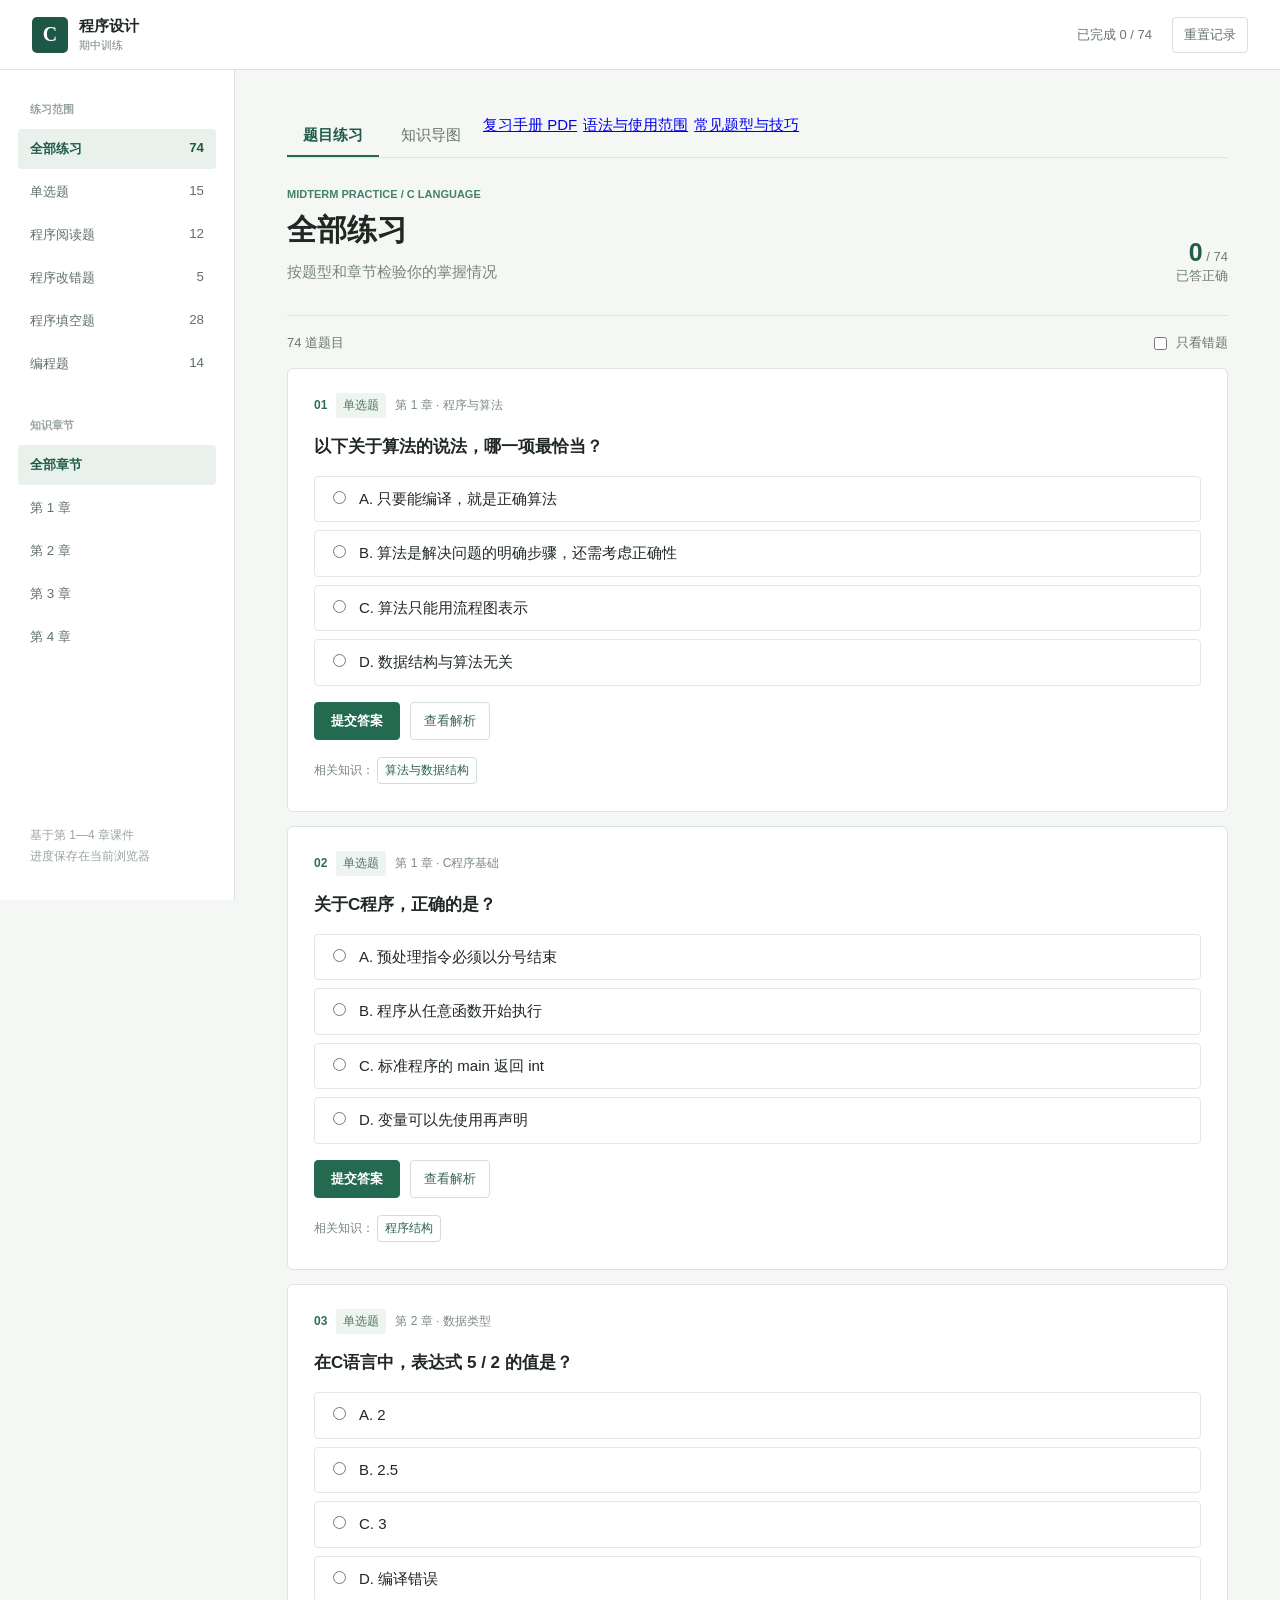
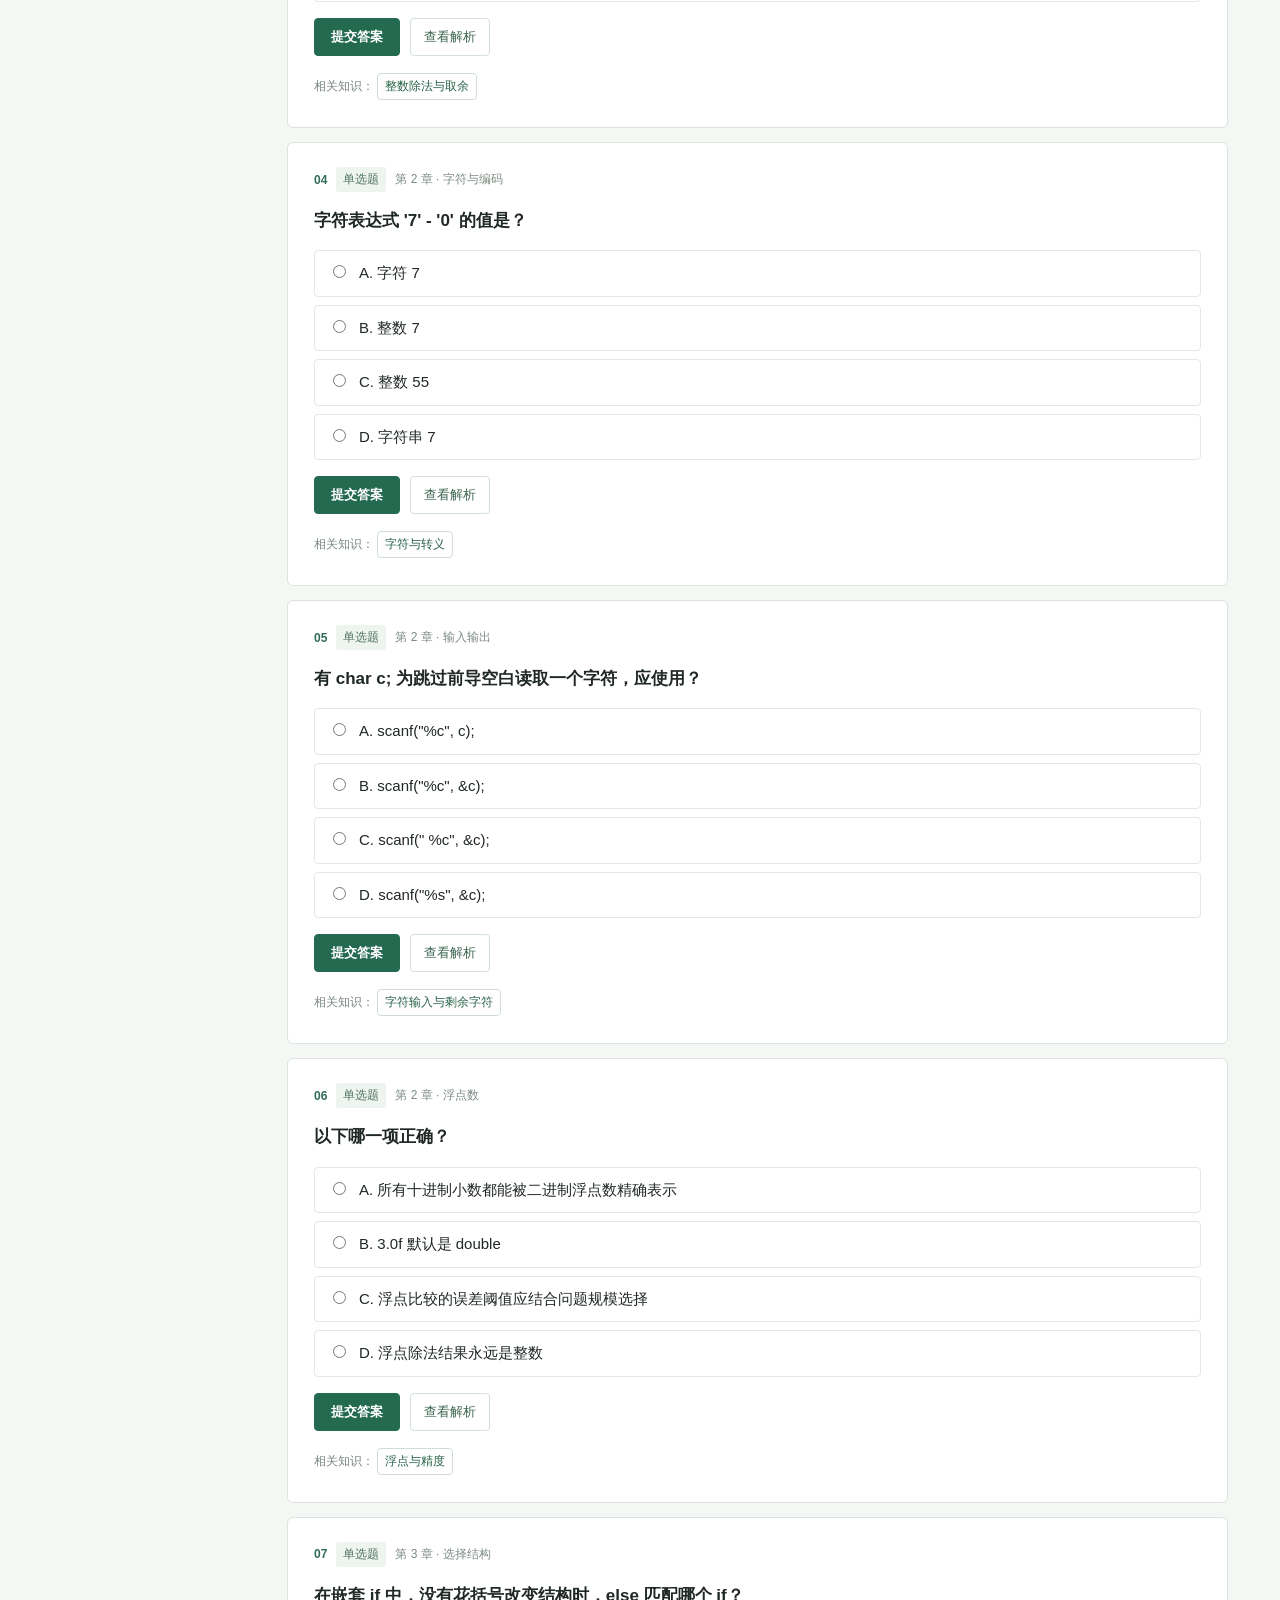
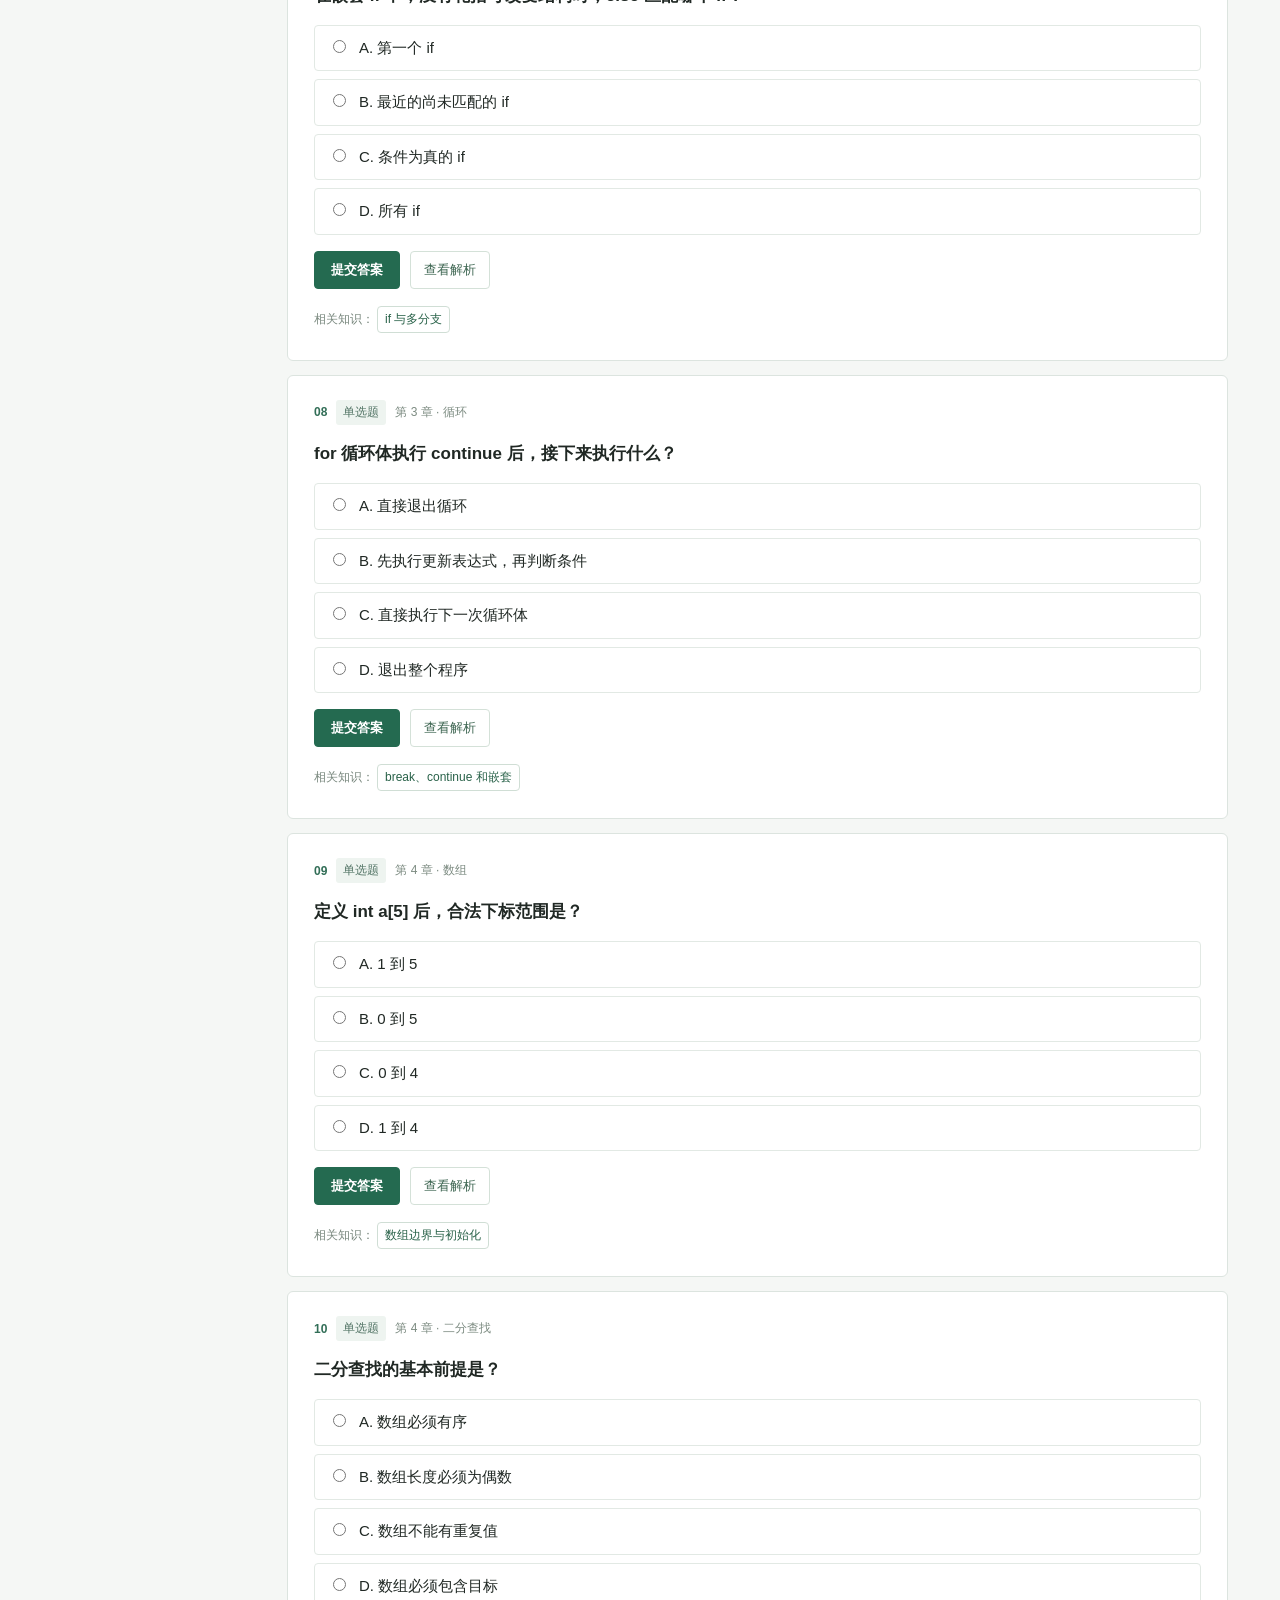
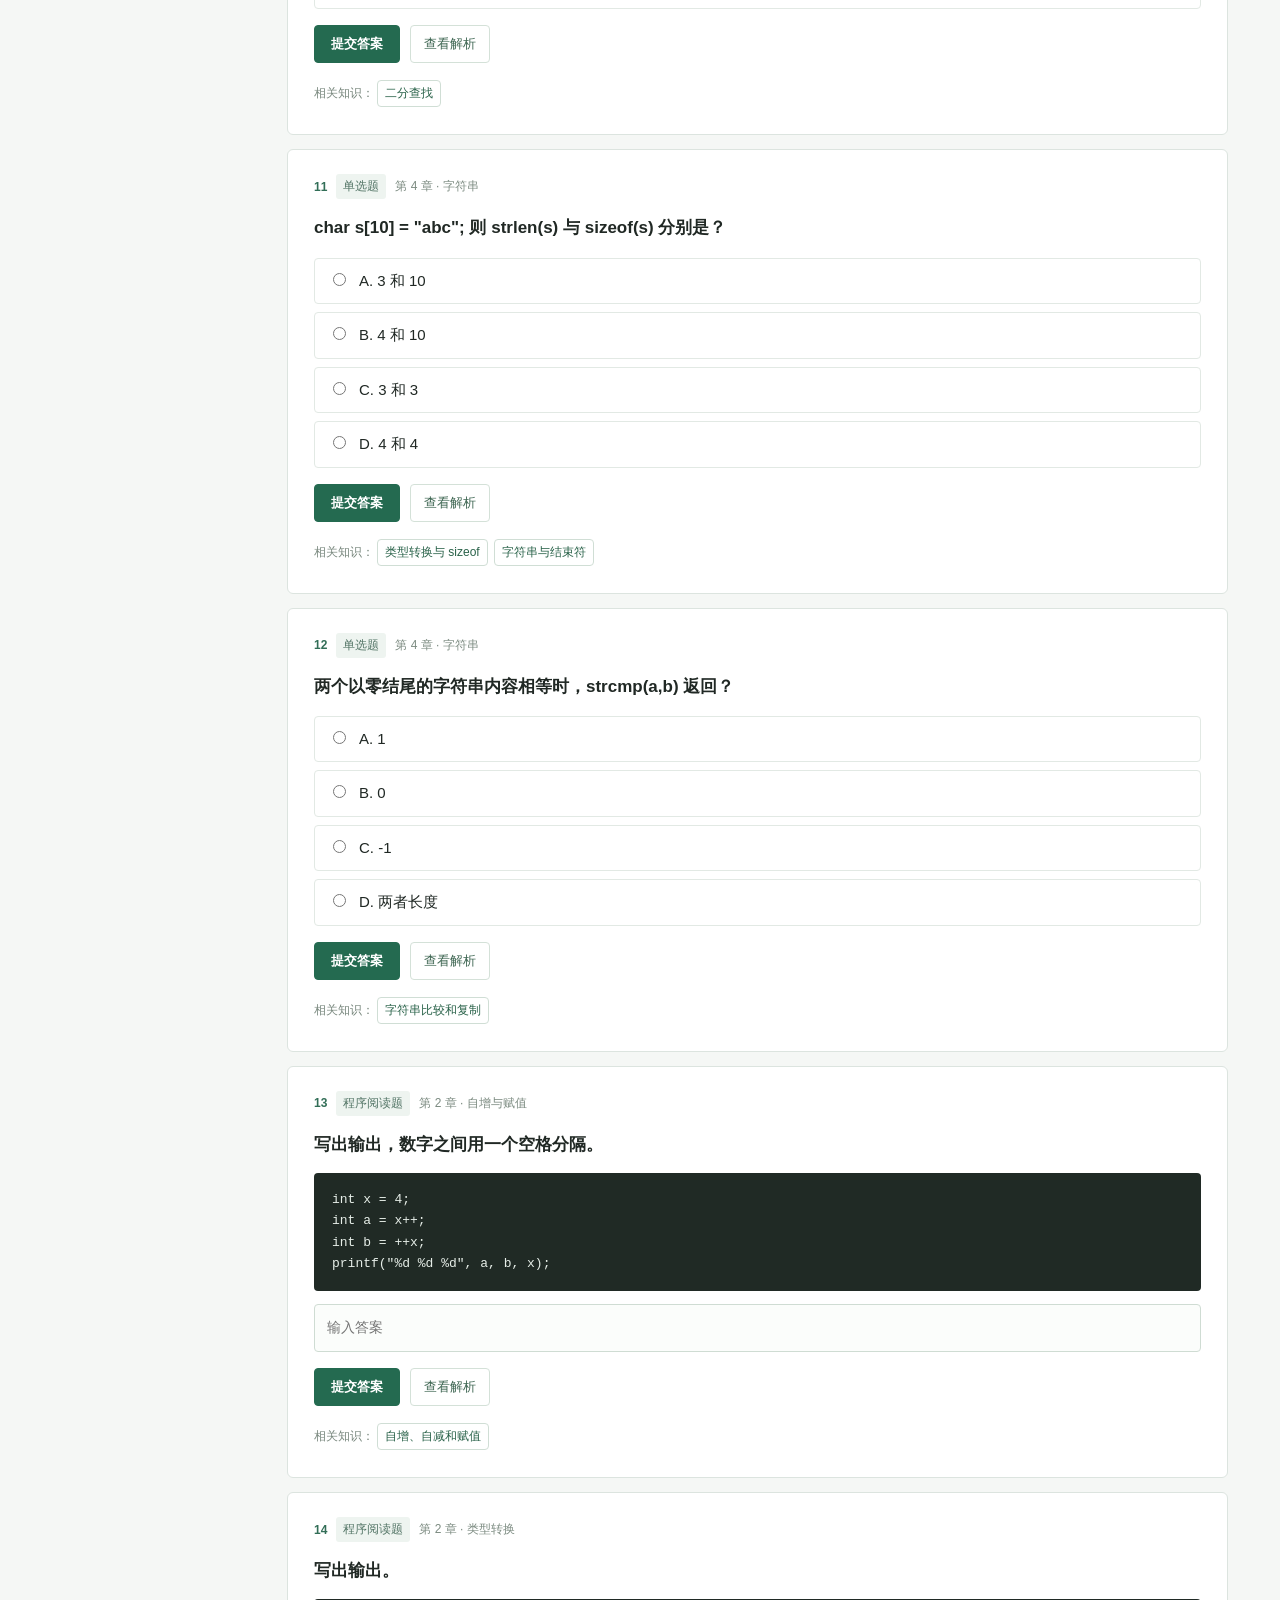
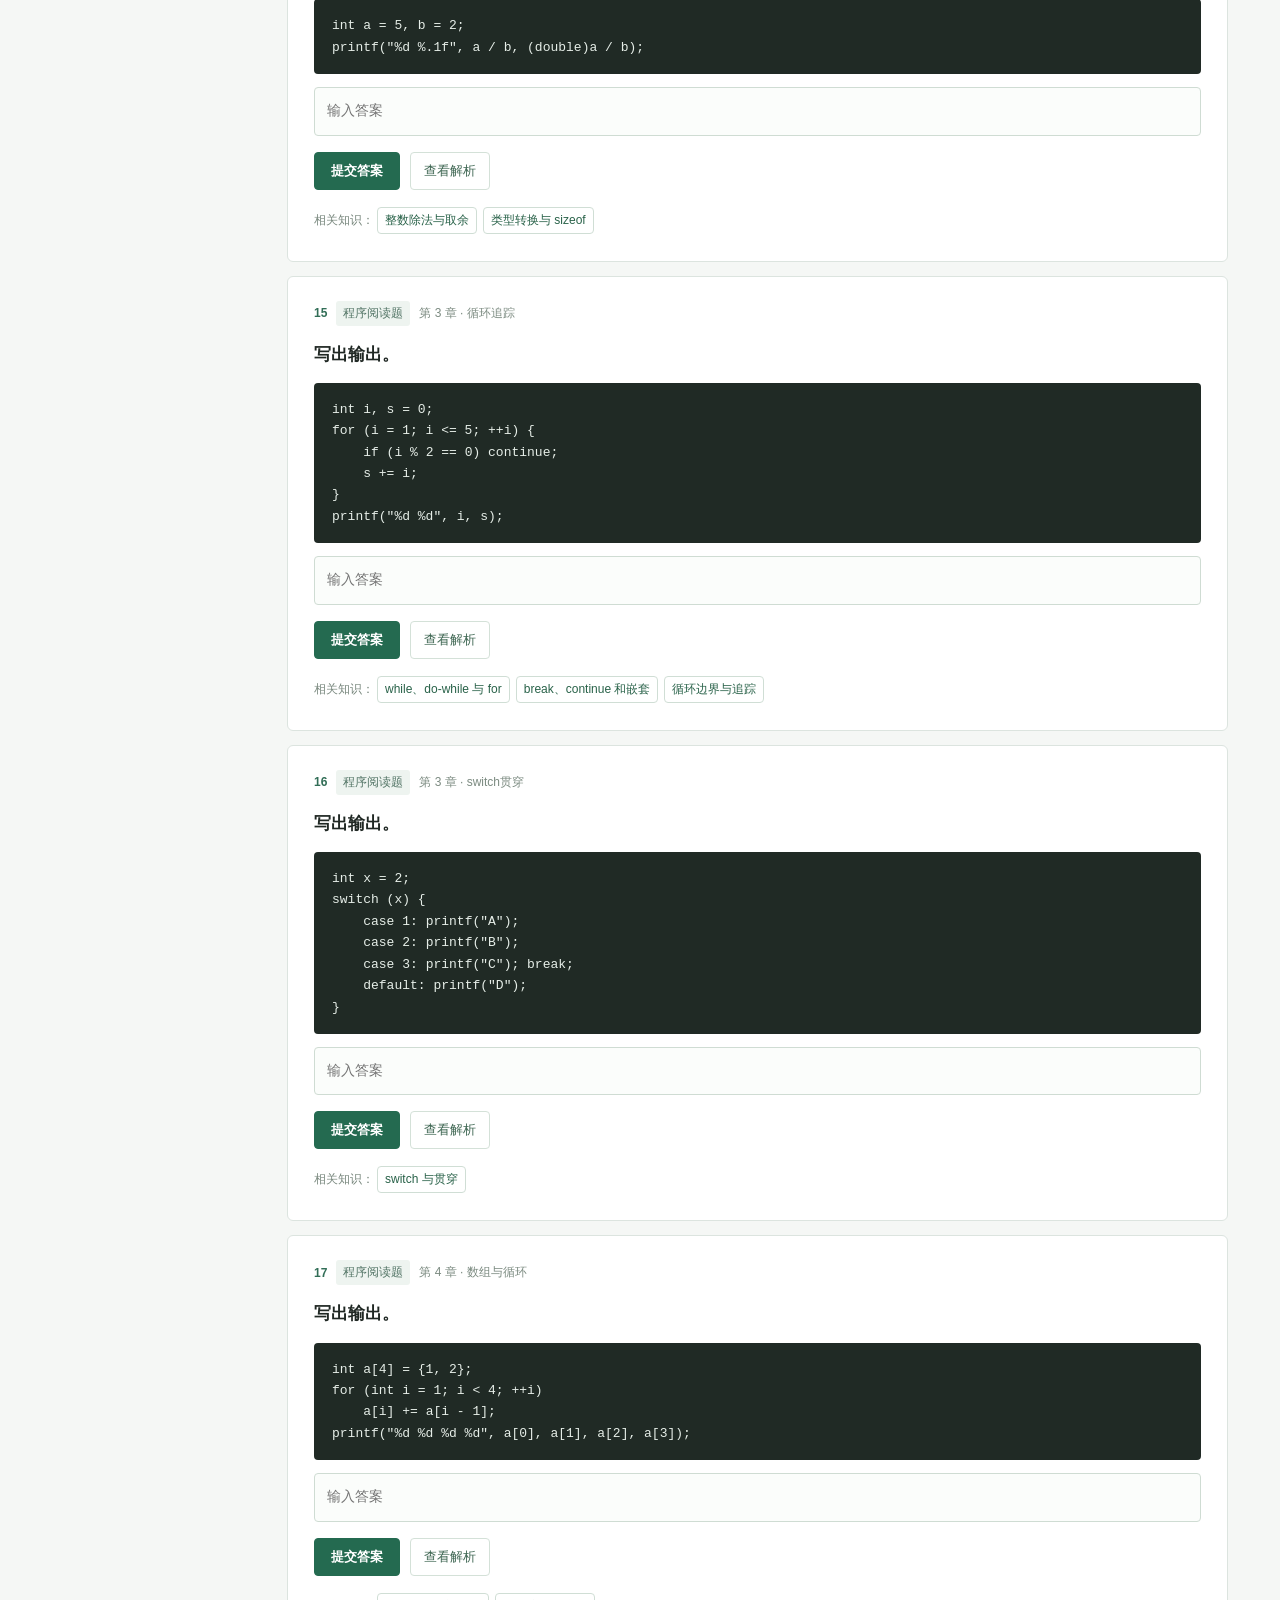
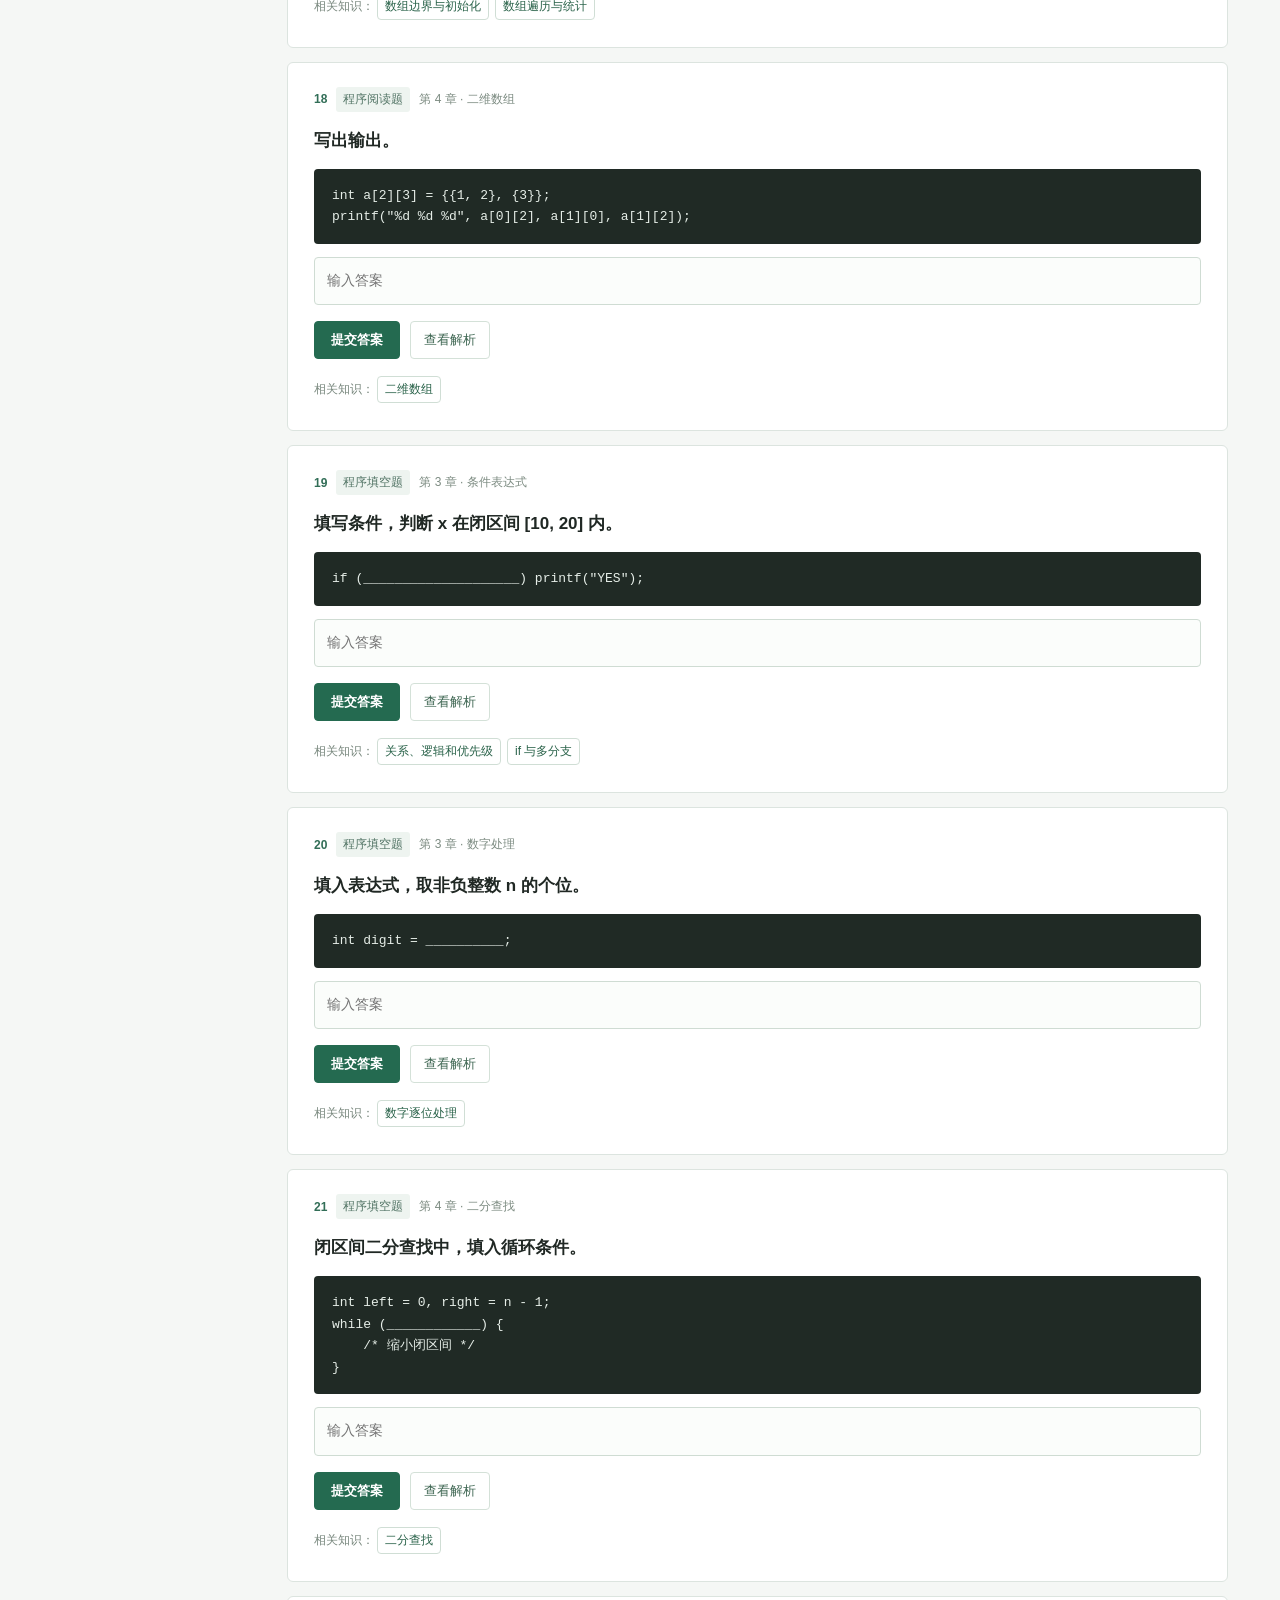
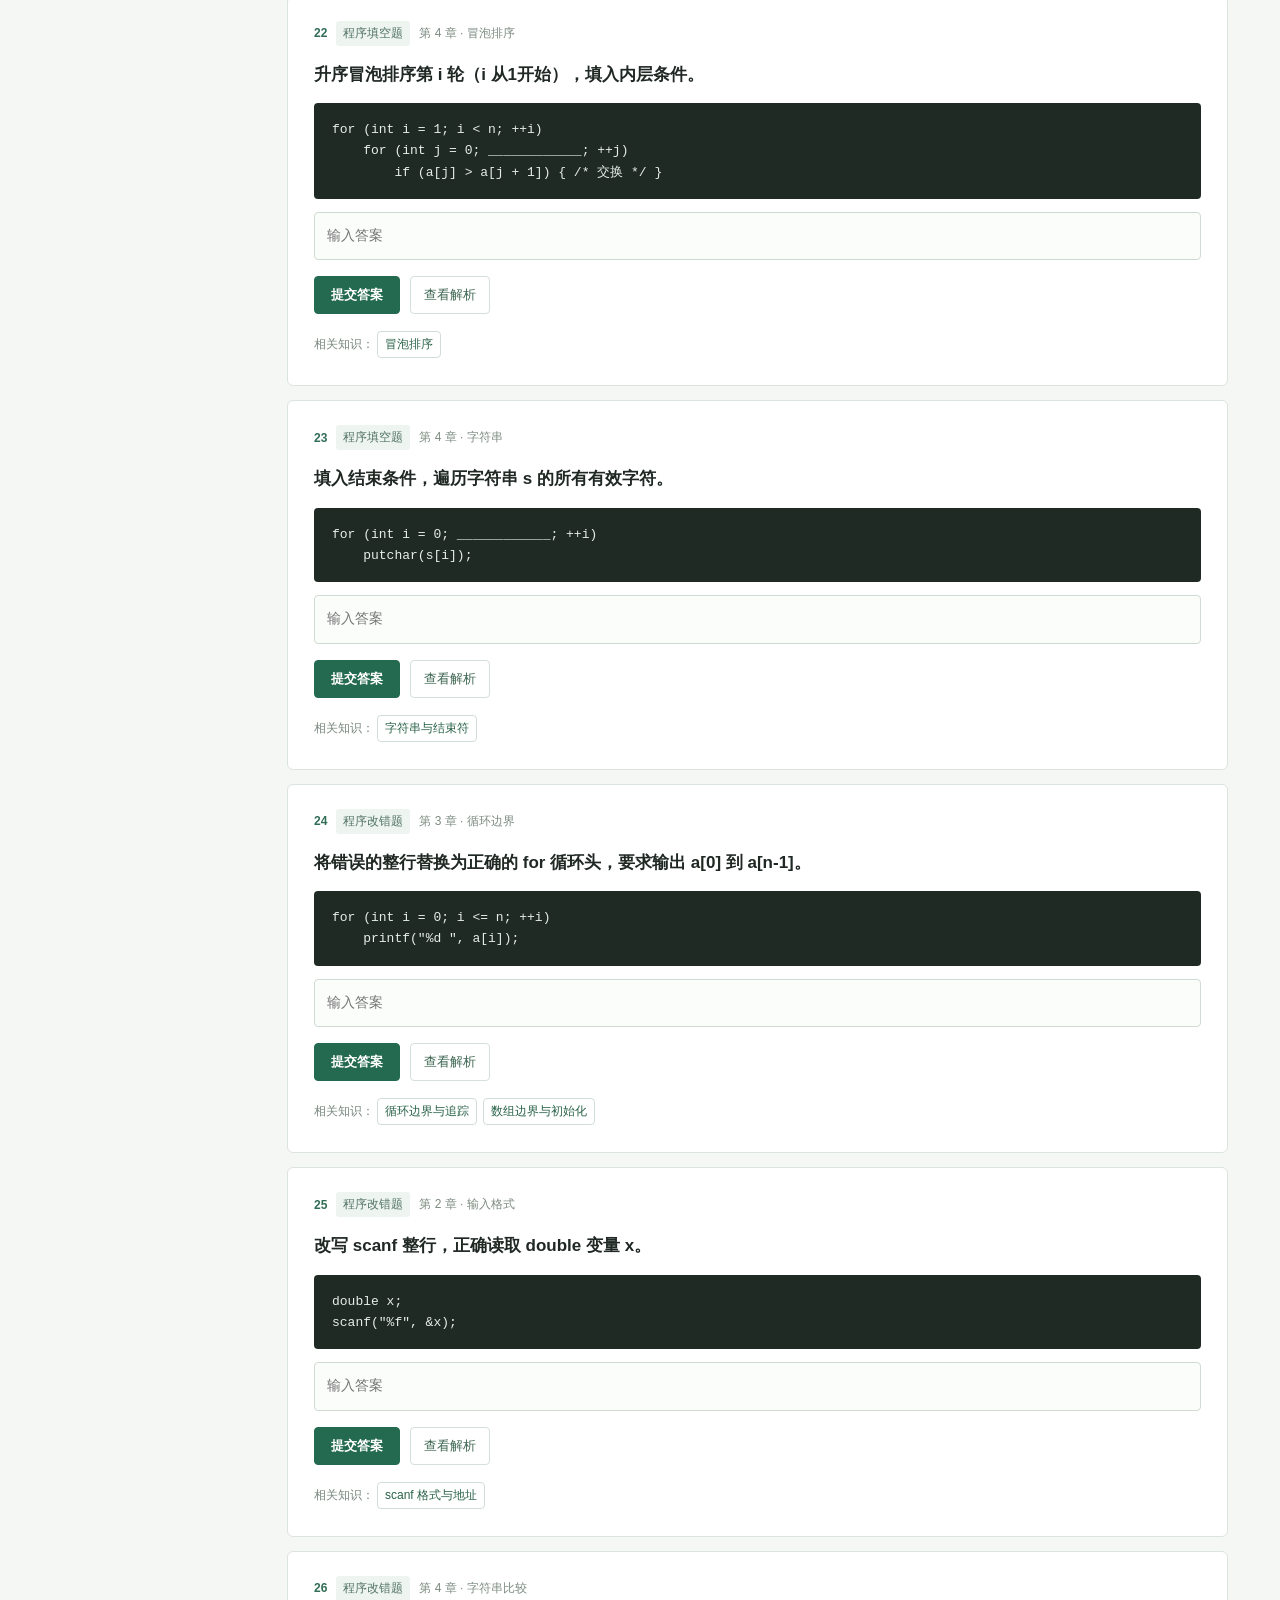
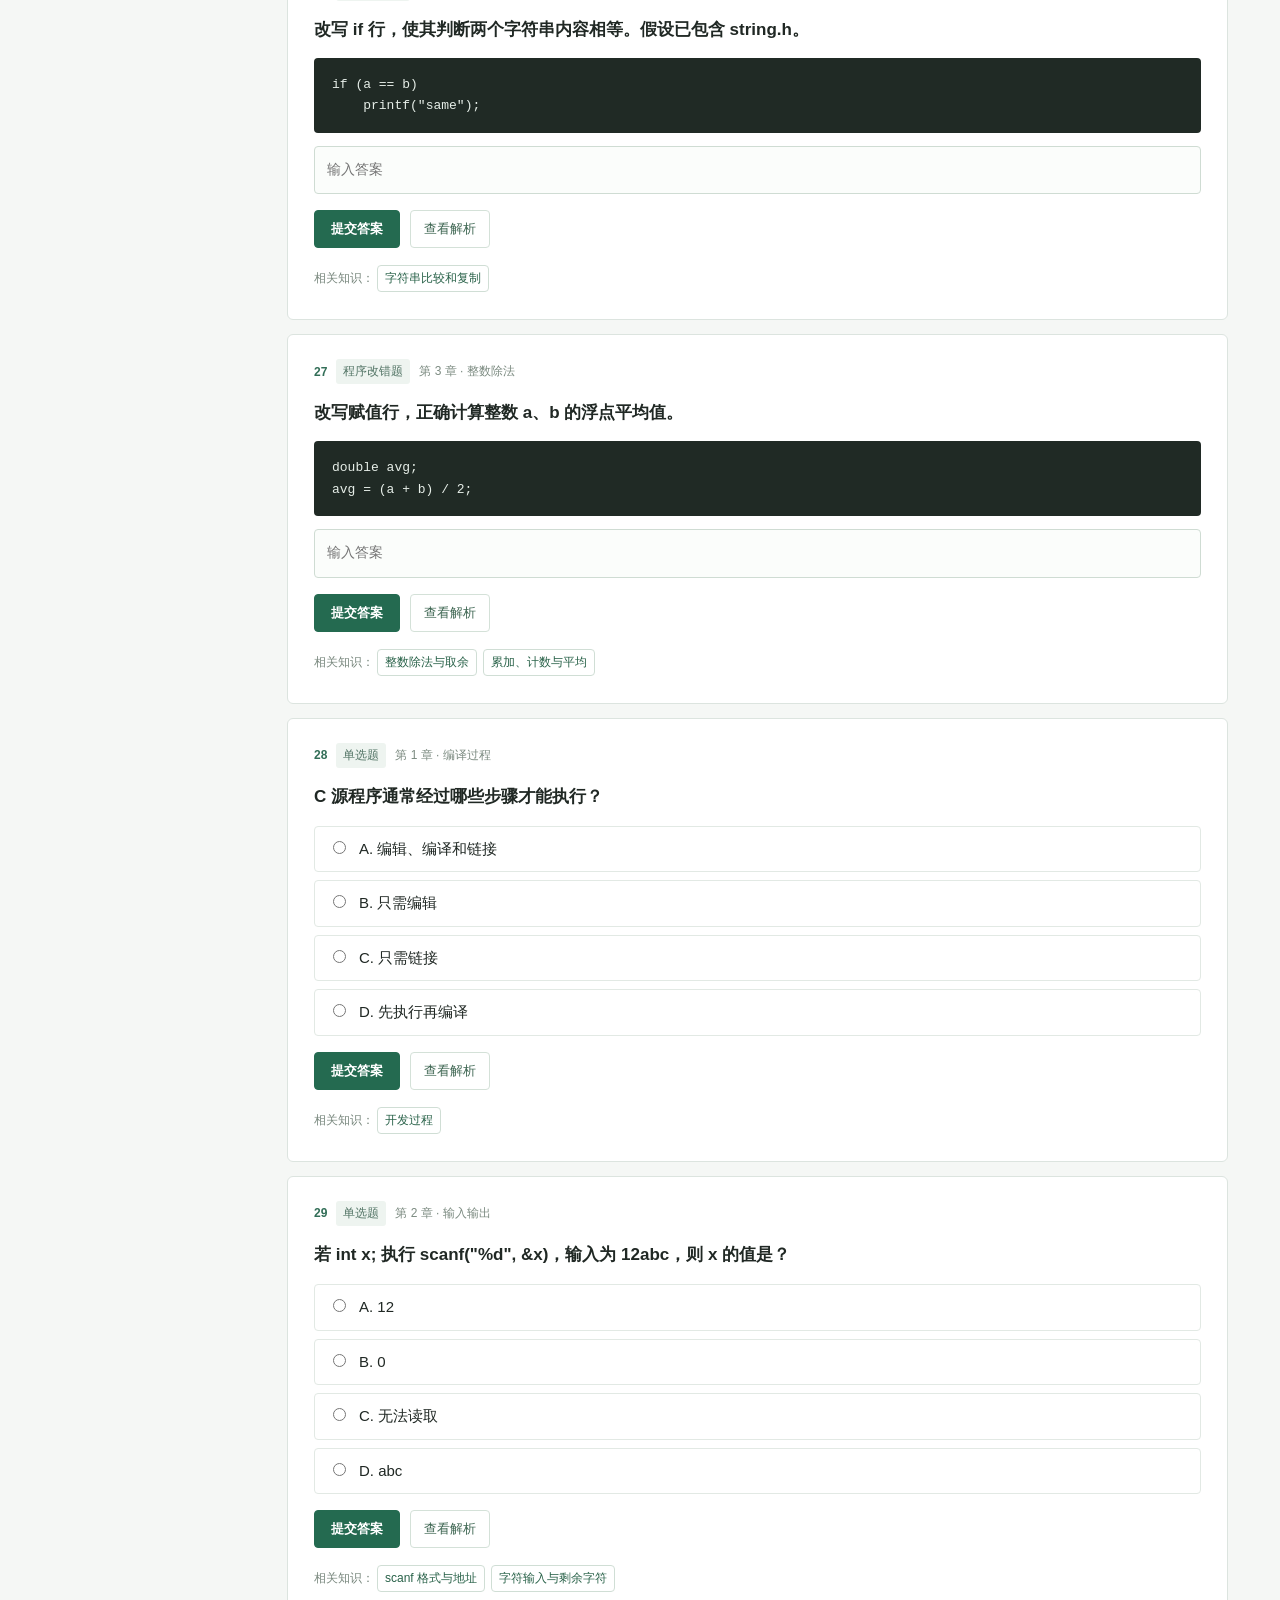
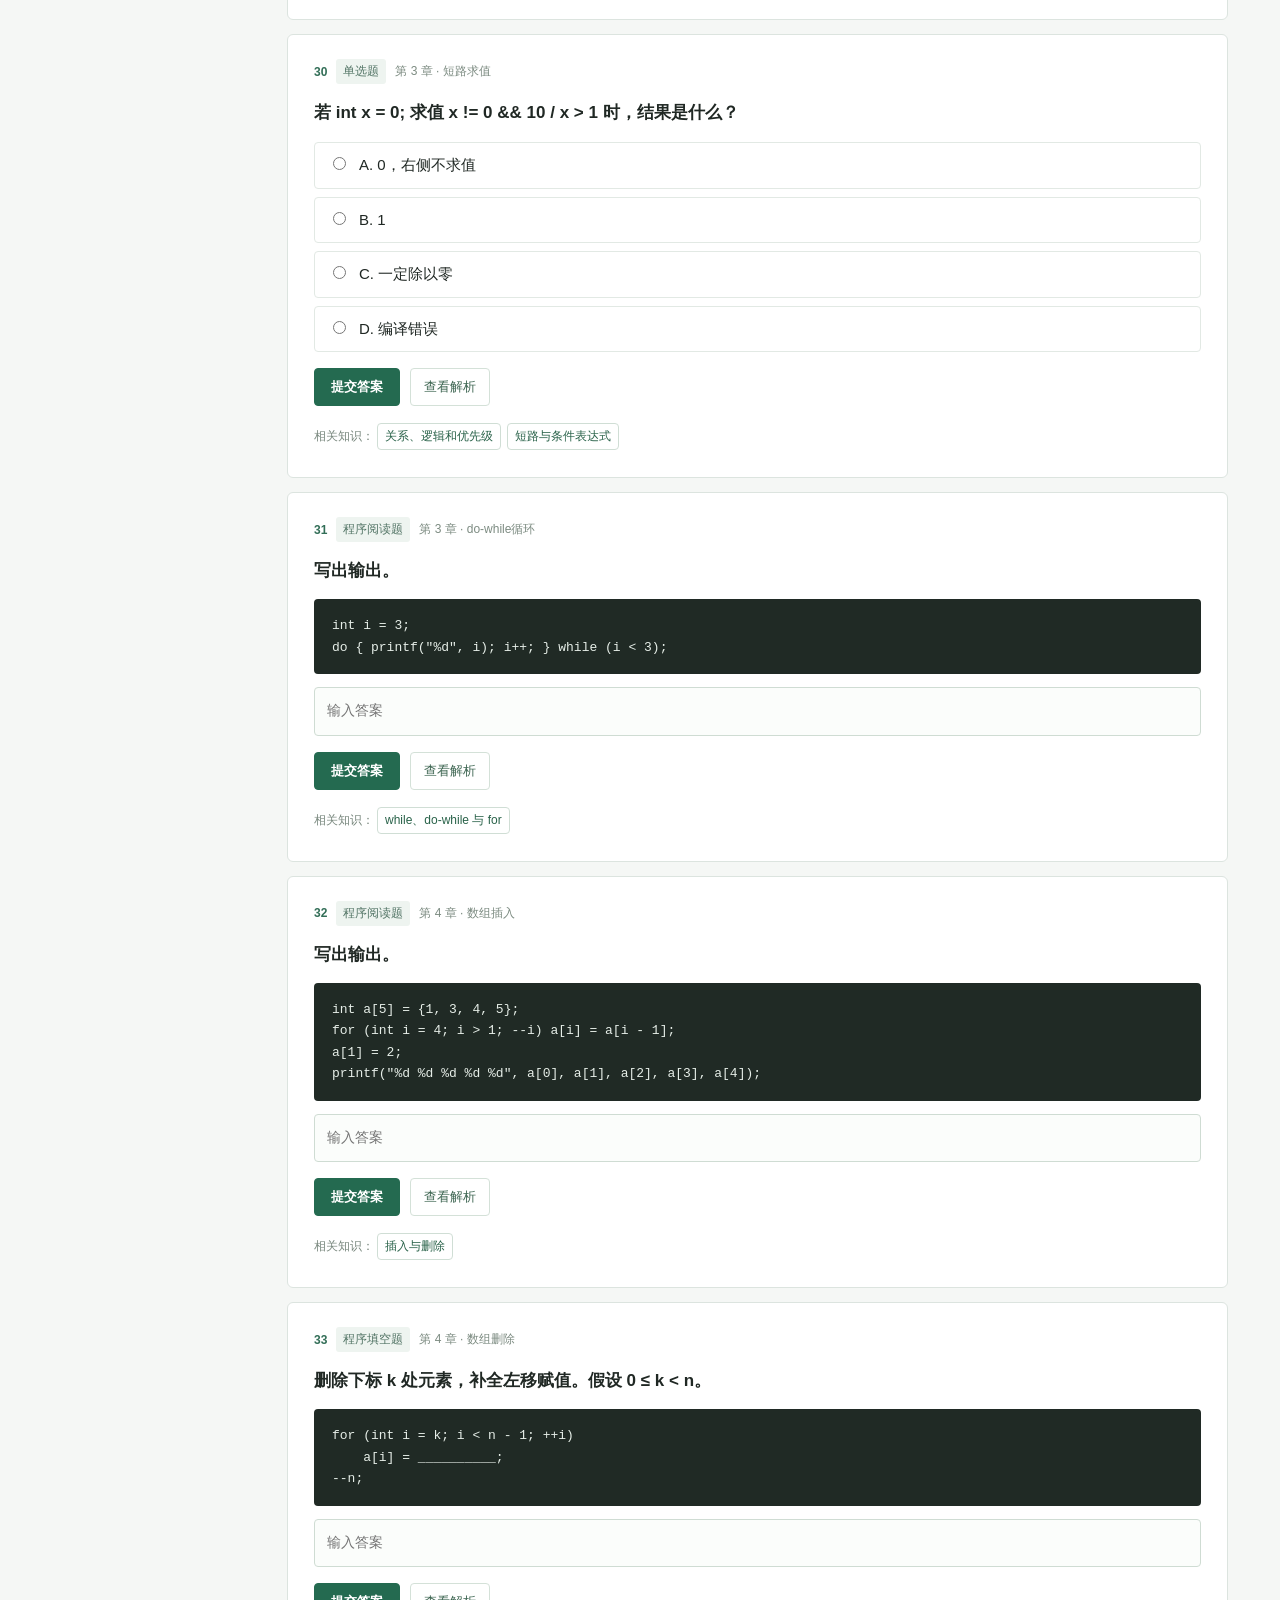
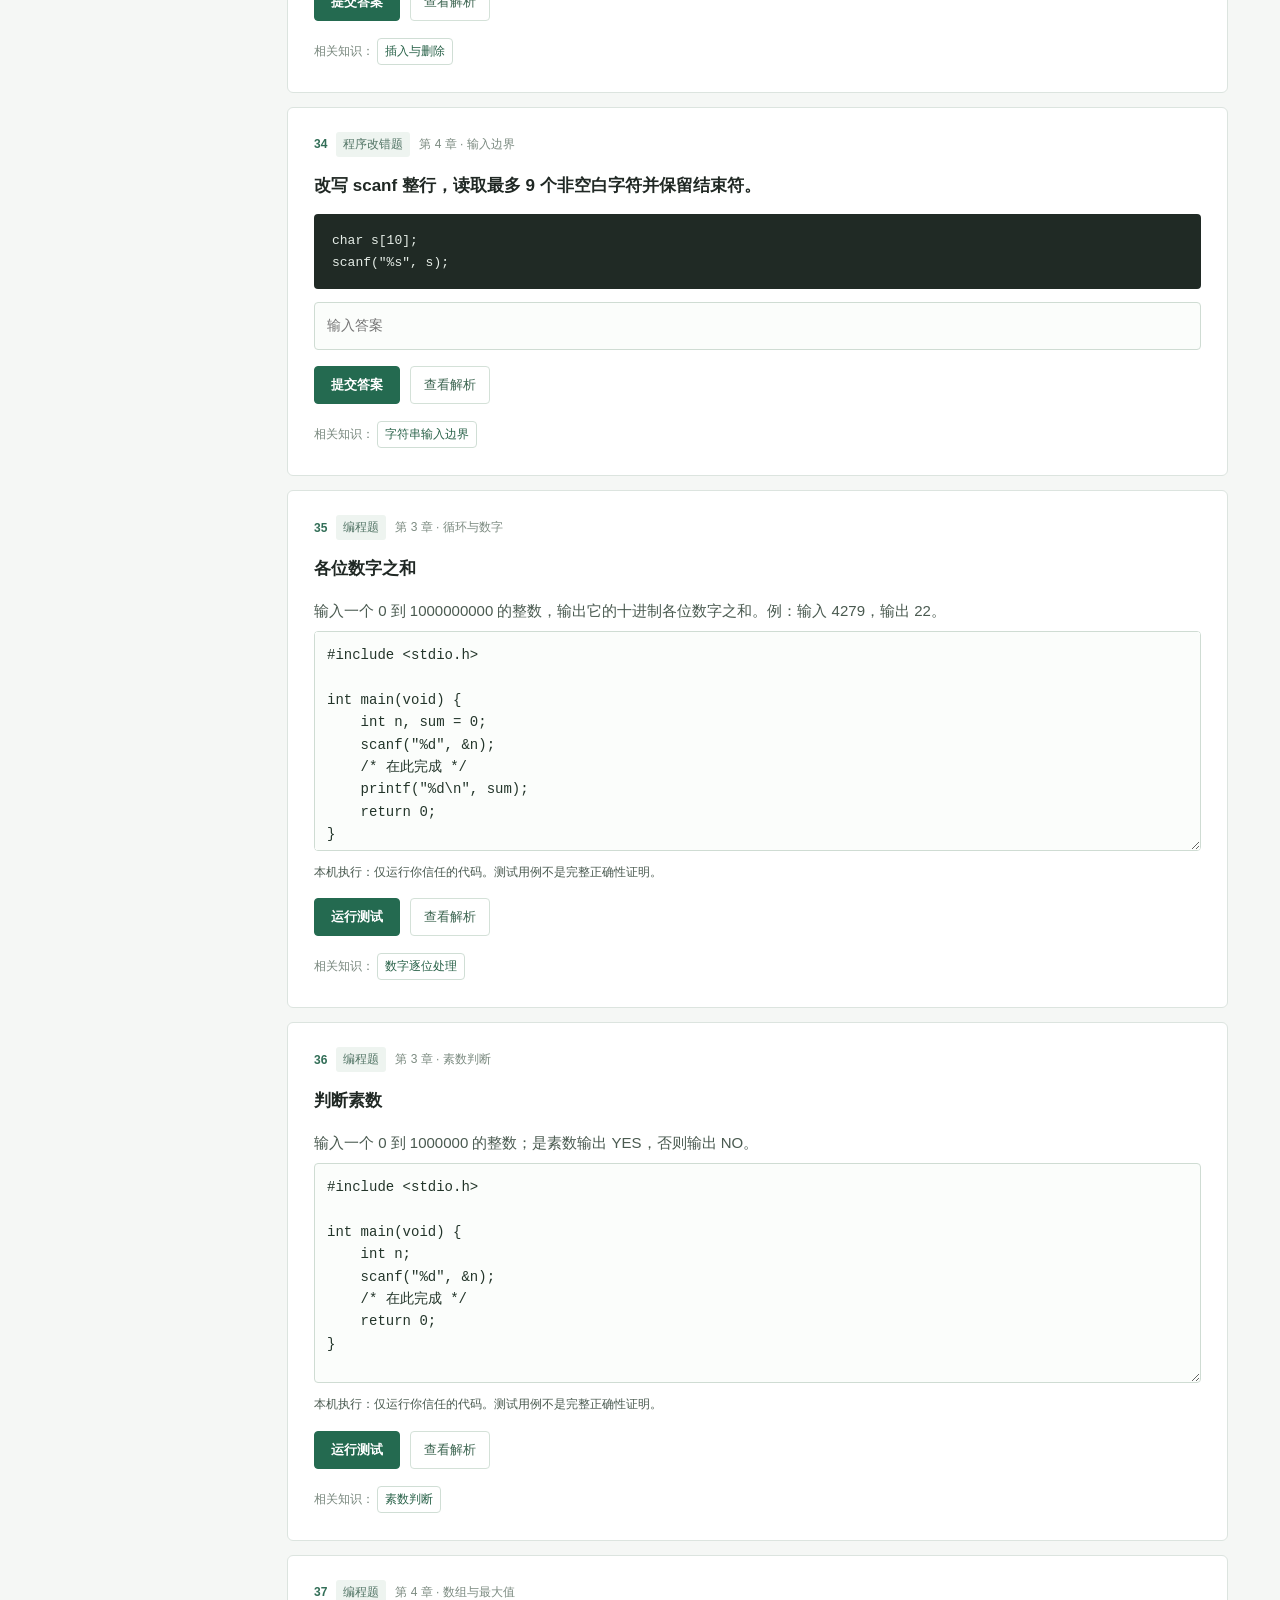
<file: index.html>
<!doctype html>
<html lang="zh-CN"><head><meta charset="utf-8"><meta name="viewport" content="width=device-width,initial-scale=1"><title>C语言期中训练</title><link rel="stylesheet" href="style.css"></head>
<body><header><div class="brand"><span class="mark">C</span><div><strong>程序设计</strong><small>期中训练</small></div></div><div class="header-right"><span id="overall"></span><button id="reset" class="quiet">重置记录</button></div></header>
<div class="layout"><aside><div class="aside-label">练习范围</div><nav id="nav"></nav><div class="aside-label chapter-label">知识章节</div><div id="chapters"></div><div class="side-note">基于第 1—4 章课件<br>进度保存在当前浏览器</div></aside>
<main><div class="view-tabs" role="group" aria-label="学习视图"><button id="practiceView" class="active">题目练习</button><button id="mapView">知识导图</button><a href="期中复习手册.pdf" target="_blank" rel="noopener">复习手册 PDF</a><a href="语法清单.html">语法与使用范围</a><a href="语法清单.html?view=tips">常见题型与技巧</a></div><section id="practice"><div class="mobile-filters"><select id="mobileType" aria-label="题型"></select><select id="mobileChapter" aria-label="章节"></select></div><div class="title-row"><div><div class="eyebrow">MIDTERM PRACTICE / C LANGUAGE</div><h1 id="title">全部练习</h1><p id="subtitle">按题型和章节检验你的掌握情况</p></div><div class="score" id="summary"></div></div><div class="toolbar"><div id="count"></div><label class="toggle"><input id="wrongOnly" type="checkbox"> 只看错题</label></div><div id="questions"></div><div class="empty" id="empty" hidden>当前范围没有题目。</div></section><section id="knowledge" hidden><h1>期中知识导图</h1><p class="map-intro">按章节展开考点；关联题目只能检验该节点的一部分，未有专项题的内容也应复习。</p><div id="map"></div></section><footer>知识点覆盖依据课程资料整理；测试用例通过不代表程序在所有输入下都正确。</footer></main></div><script src="knowledge.js"></script><script src="app.js"></script></body></html>
</file>
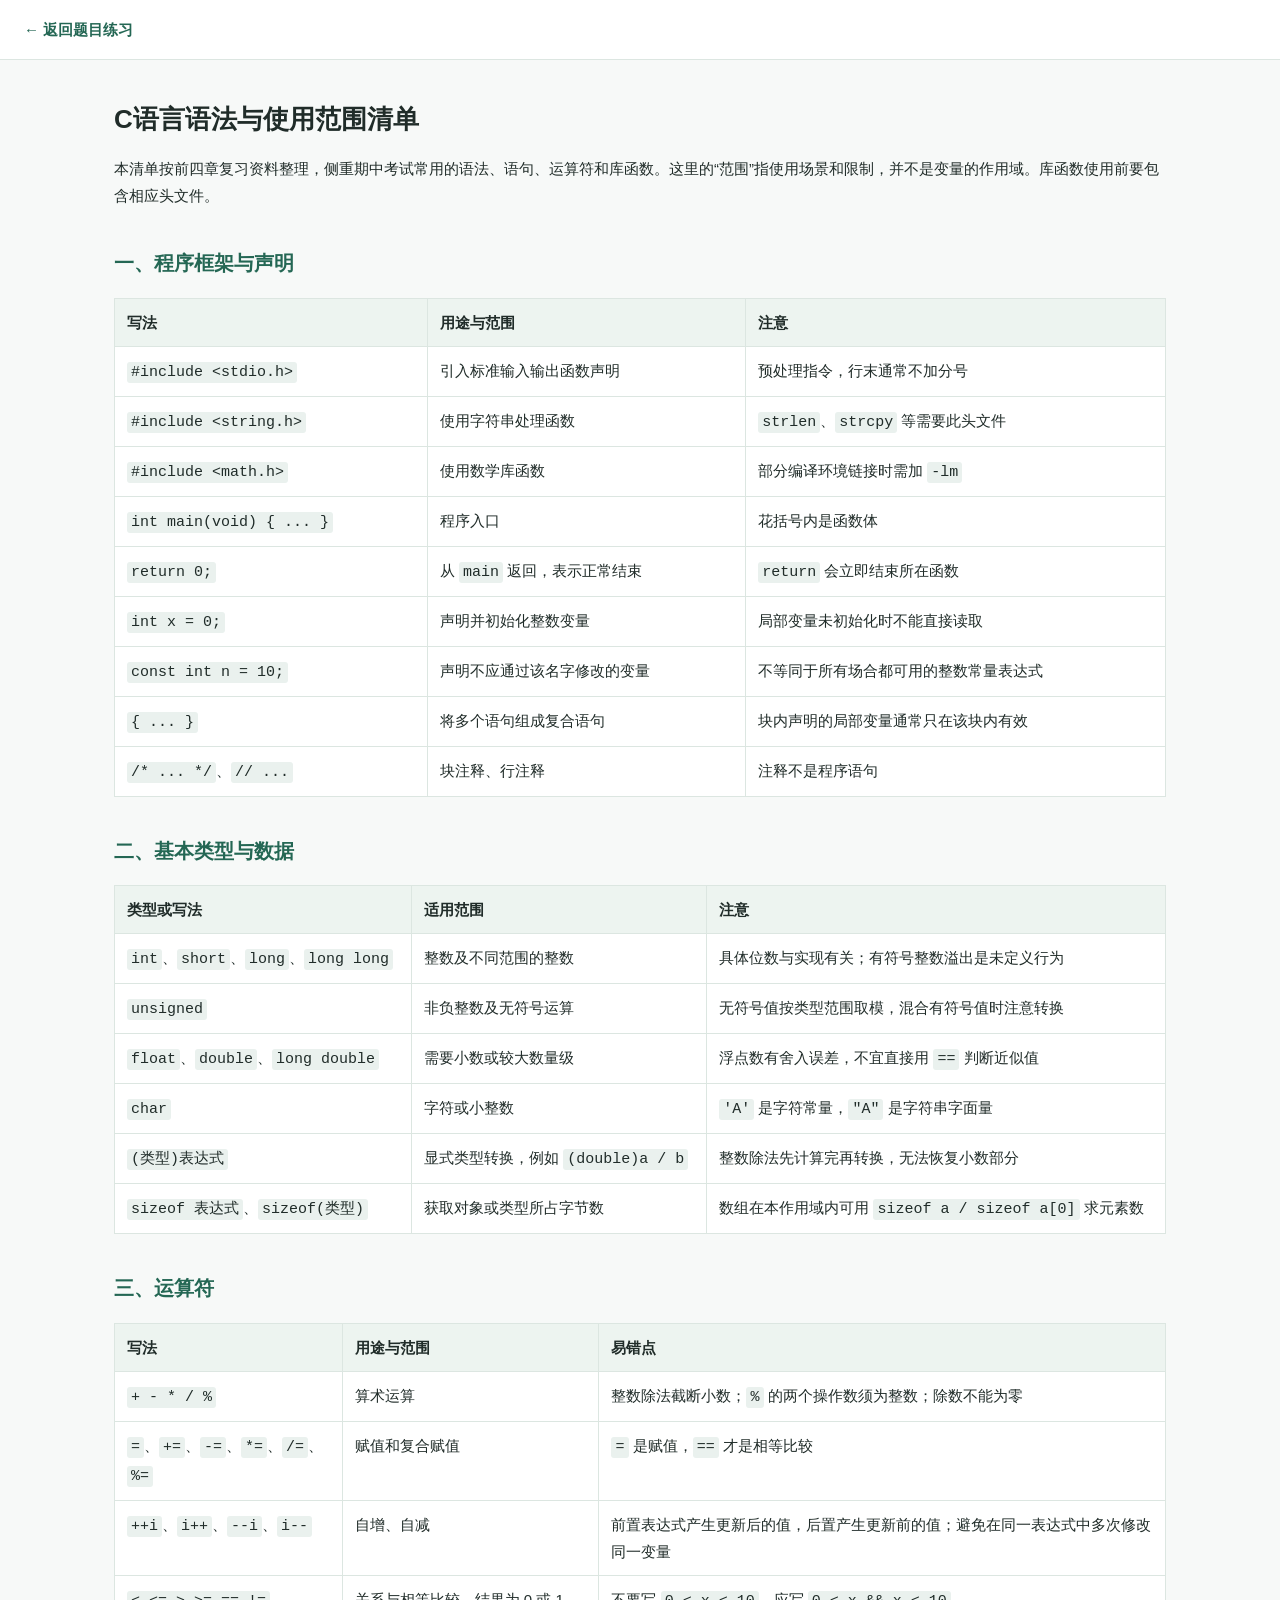
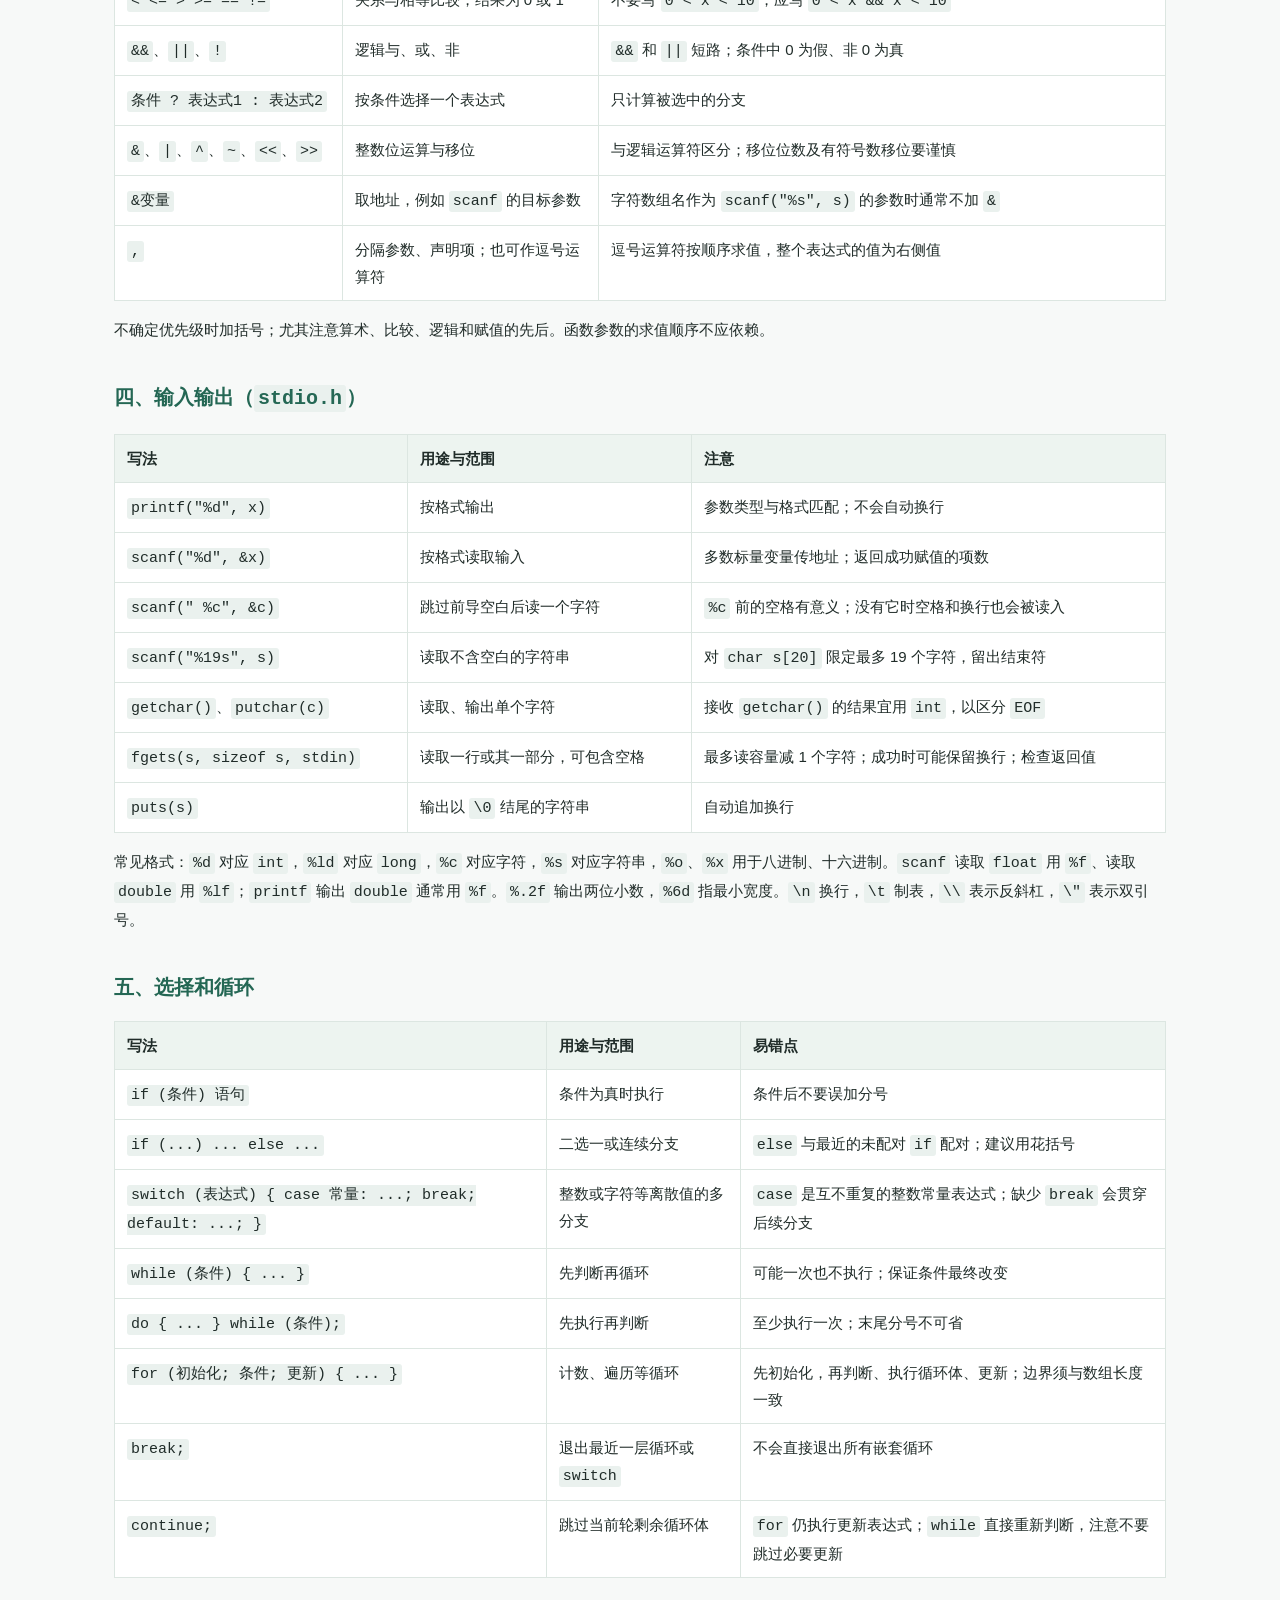
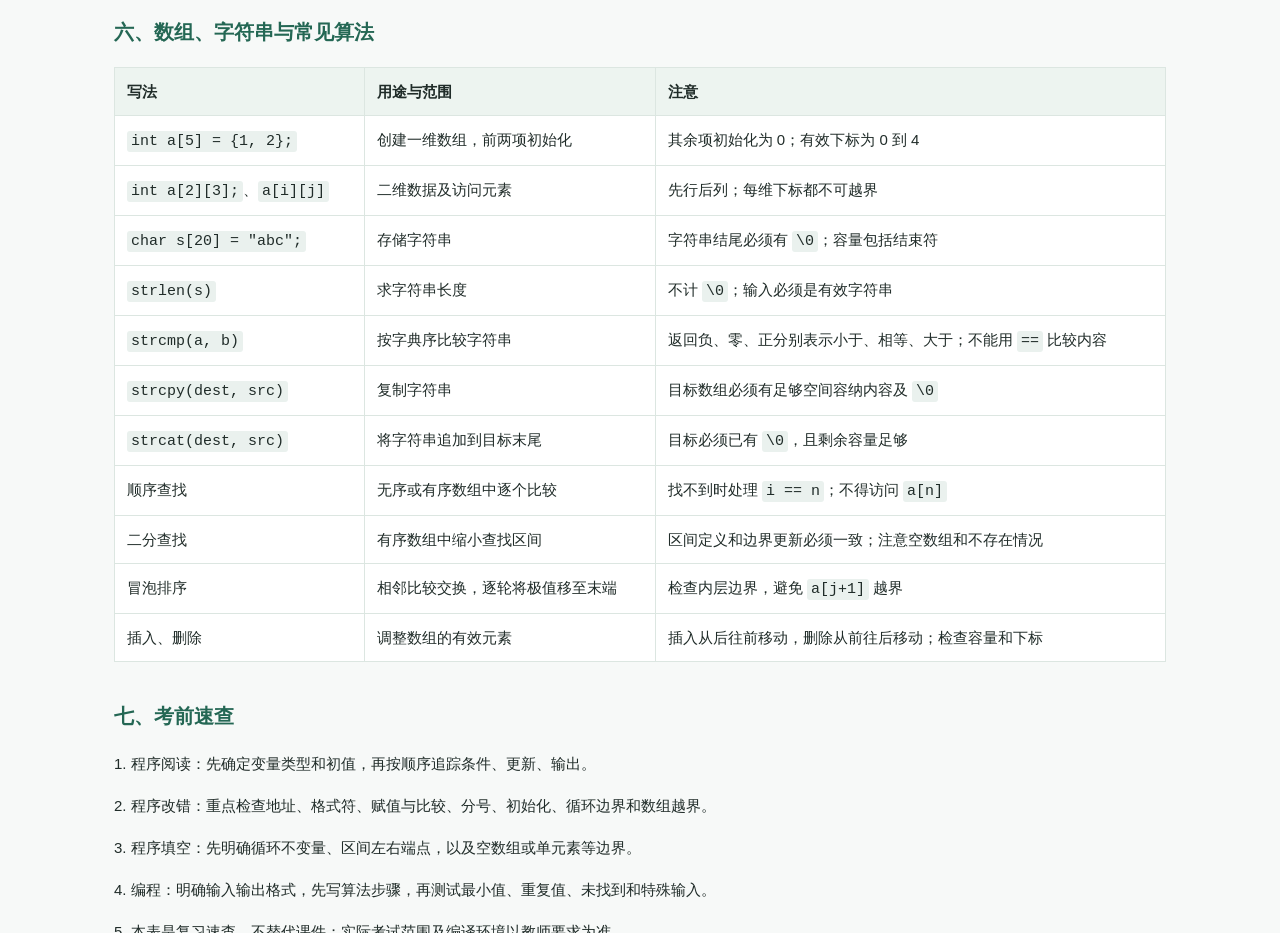
<file: 语法清单.html>
<!doctype html>
<html lang="zh-CN">
<head>
  <meta charset="utf-8">
  <meta name="viewport" content="width=device-width, initial-scale=1">
  <title>C语言语法与使用范围清单</title>
  <style>
    * { box-sizing: border-box; }
    body { margin: 0; color: #202c29; background: #f7f9f8; font: 15px/1.8 -apple-system, BlinkMacSystemFont, "PingFang SC", sans-serif; }
    header { background: #fff; border-bottom: 1px solid #dce6e1; padding: 16px 24px; }
    header a { color: #246754; text-decoration: none; font-weight: 600; }
    main { max-width: 1100px; margin: auto; padding: 24px; }
    h1 { font-size: 26px; line-height: 1.4; }
    h2 { color: #246754; font-size: 20px; margin-top: 36px; }
    code { font-family: ui-monospace, monospace; background: #eaf1ee; padding: 2px 4px; border-radius: 3px; overflow-wrap: anywhere; }
    .table-wrap { overflow-x: auto; }
    table { width: 100%; border-collapse: collapse; background: #fff; }
    th, td { border: 1px solid #dce6e1; padding: 10px 12px; text-align: left; vertical-align: top; }
    th { background: #edf4f0; }
    @media (max-width: 600px) { main { padding: 16px; } h1 { font-size: 22px; } table { min-width: 650px; } }
  </style>
</head>
<body>
  <header><a href="./">← 返回题目练习</a></header>
  <main id="content"><p>正在加载清单……</p></main>
  <script>
    const content = document.getElementById('content');
    const escapeHtml = text => text.replace(/&/g, '&amp;').replace(/</g, '&lt;').replace(/>/g, '&gt;').replace(/"/g, '&quot;');
    const inline = text => escapeHtml(text).replace(/`([^`]+)`/g, '<code>$1</code>');
    function cells(line) {
      let quoted = false, current = '', result = [];
      for (const ch of line.slice(1, -1)) {
        if (ch === '`') quoted = !quoted;
        if (ch === '|' && !quoted) { result.push(current.trim()); current = ''; }
        else current += ch;
      }
      result.push(current.trim());
      return result;
    }
    const guide = new URLSearchParams(location.search).get('view') === 'tips';
    if (guide) document.title = 'C语言常见题型与解题技巧';
    fetch(guide ? '常见题型与解题技巧.md' : 'C语言语法与使用范围清单.md').then(response => {
      if (!response.ok) throw new Error('无法读取清单');
      return response.text();
    }).then(text => {
      const lines = text.split(/\r?\n/), output = [];
      for (let i = 0; i < lines.length; i++) {
        const line = lines[i];
        if (!line.trim()) continue;
        if (line.startsWith('|') && i + 1 < lines.length && /^\|\s*-/.test(lines[i + 1])) {
          const head = cells(line); i += 2;
          let table = '<div class="table-wrap"><table><thead><tr>' + head.map(c => '<th scope="col">' + inline(c) + '</th>').join('') + '</tr></thead><tbody>';
          while (i < lines.length && lines[i].startsWith('|')) {
            table += '<tr>' + cells(lines[i]).map(c => '<td>' + inline(c) + '</td>').join('') + '</tr>'; i++;
          }
          output.push(table + '</tbody></table></div>'); i--; continue;
        }
        const heading = /^(#{1,2}) (.*)$/.exec(line);
        if (heading) { const level = heading[1].length; output.push('<h' + level + '>' + inline(heading[2]) + '</h' + level + '>'); }
        else if (/^\d+\. /.test(line)) output.push('<p>' + inline(line) + '</p>');
        else output.push('<p>' + inline(line) + '</p>');
      }
      content.innerHTML = output.join('');
    }).catch(() => { content.textContent = '清单加载失败，请从本地练习服务打开此页面。'; });
  </script>
</body>
</html>
</file>
<file: style.css>
:root{font-family:-apple-system,BlinkMacSystemFont,"PingFang SC","Microsoft YaHei",sans-serif;color:#202824;background:#f5f7f5;font-size:15px}*{box-sizing:border-box}body{margin:0}header{height:70px;background:#fff;border-bottom:1px solid #dce4df;display:flex;align-items:center;justify-content:space-between;padding:0 32px;position:sticky;top:0;z-index:2}.brand{display:flex;align-items:center;gap:11px}.brand strong,.brand small{display:block}.brand small{font-size:11px;color:#78857d;margin-top:2px}.mark{display:grid;place-items:center;width:36px;height:36px;background:#1e5746;color:white;font:700 20px Georgia;border-radius:5px}.header-right{display:flex;align-items:center;gap:20px;color:#68766d;font-size:13px}.quiet{border:1px solid #d7e0da;background:white;color:#65736a;padding:8px 11px;border-radius:4px;cursor:pointer}.layout{display:grid;grid-template-columns:235px minmax(0,1fr);min-height:calc(100vh - 70px)}aside{background:#fff;border-right:1px solid #dce4df;padding:32px 18px;position:sticky;top:70px;height:calc(100vh - 70px);display:flex;flex-direction:column}.aside-label{font-size:11px;color:#98a59d;font-weight:700;letter-spacing:0;margin:0 12px 12px}.chapter-label{margin-top:34px}nav,#chapters{display:grid;gap:3px}.nav-item{width:100%;border:0;background:transparent;text-align:left;padding:11px 12px;color:#607067;border-radius:4px;cursor:pointer;display:flex;justify-content:space-between}.nav-item.active{background:#e8f1eb;color:#205b47;font-weight:700}.nav-item:hover{background:#f0f5f1}.side-note{margin:auto 12px 0;font-size:12px;line-height:1.8;color:#9aa69f}main{width:min(1050px,100%);padding:46px 52px 80px}.title-row{display:flex;justify-content:space-between;gap:24px;align-items:end}.eyebrow{font-size:11px;font-weight:700;color:#43816b}h1{font-size:30px;letter-spacing:0;margin:10px 0 8px}p{line-height:1.7}#subtitle{color:#78857d;margin:0}.score{text-align:right;color:#6d7e73;font-size:13px;white-space:nowrap}.score strong{font-size:25px;color:#225d49}.toolbar{margin:30px 0 15px;border-top:1px solid #dce4df;padding-top:18px;display:flex;justify-content:space-between;color:#68776d;font-size:13px}.toggle{display:flex;gap:6px;align-items:center;cursor:pointer}input[type=checkbox],input[type=radio]{accent-color:#287358}.question{background:#fff;border:1px solid #dce4df;border-radius:6px;margin:0 0 14px;padding:24px 26px}.meta{display:flex;align-items:center;gap:9px;color:#7c8b81;font-size:12px}.num{font-weight:700;color:#326e57}.tag{background:#eef4f0;padding:4px 7px;border-radius:3px;color:#527465}.status{margin-left:auto;font-weight:600}.status.good{color:#267557}.status.bad{color:#b45d48}.question h2{font-size:17px;line-height:1.6;margin:15px 0;font-weight:650}.question p{margin:8px 0;color:#4a5a50}.options{display:grid;gap:8px;margin:16px 0}.option{display:flex;gap:10px;align-items:flex-start;padding:11px 13px;border:1px solid #e2e9e4;border-radius:4px;cursor:pointer;line-height:1.5}.option:has(input:checked){border-color:#70a38b;background:#f0f7f2}pre{background:#202a25;color:#e6eee8;padding:16px 18px;border-radius:4px;overflow:auto;line-height:1.65;font:13px/1.65 ui-monospace,SFMono-Regular,Menlo,monospace;white-space:pre-wrap;overflow-wrap:anywhere}textarea,input.answer{width:100%;border:1px solid #cfdcd3;border-radius:4px;padding:12px;font:14px/1.6 ui-monospace,monospace;color:#23352a;background:#fbfdfb}textarea{min-height:220px;resize:vertical;tab-size:4}.actions{display:flex;align-items:center;gap:10px;margin-top:16px;flex-wrap:wrap}button.primary{background:#246a50;border:1px solid #246a50;color:white;border-radius:4px;padding:9px 16px;cursor:pointer;font-weight:600}button.primary:hover{background:#19583f}button.secondary{border:1px solid #d4e1d8;background:#fff;color:#3e6652;border-radius:4px;padding:9px 13px;cursor:pointer}.result{margin-top:16px;padding:13px 15px;background:#f1f7f3;border-left:3px solid #5f9a76;color:#365b45;line-height:1.7}.result.fail{background:#fbf3ef;border-color:#d78769;color:#784b3b}.result pre{margin-bottom:0}.hint{font-size:12px;color:#87948b}.empty{padding:45px;text-align:center;color:#88968c}footer{color:#99a59d;font-size:12px;margin-top:36px;line-height:1.8}.mobile-filters{display:none}@media(max-width:760px){header{padding:0 18px;height:62px}.header-right #overall{display:none}.layout{display:block}aside{display:none}main{padding:24px 16px 50px}.mobile-filters{display:flex;gap:8px;margin-bottom:25px}.mobile-filters select{min-width:0;flex:1;padding:10px;border:1px solid #dce4df;background:white;border-radius:4px;color:#4b6053}.title-row{align-items:start}.score strong{font-size:20px}h1{font-size:25px}.question{padding:19px 16px}.toolbar{margin-top:23px}.eyebrow{font-size:10px}}
.view-tabs{display:flex;gap:6px;border-bottom:1px solid #dce4df;margin-bottom:30px}.view-tabs button{border:0;border-bottom:2px solid transparent;background:none;padding:10px 16px;color:#64756b;cursor:pointer;font:inherit}.view-tabs button.active{border-color:#246a50;color:#205b47;font-weight:700}.map-intro{color:#65756b}.map-chapter{border-top:1px solid #cfdcd4;padding:14px 0}.map-chapter>summary,.map-point>summary{cursor:pointer;line-height:1.6;font-weight:650}.map-chapter summary span,.map-point summary span{font-size:12px;color:#78877d;font-weight:400;margin-left:10px}.branches{margin:14px 0 4px 12px;padding-left:18px;border-left:2px solid #b9d0c1}.map-point{padding:10px 0;border-bottom:1px solid #e1e8e3}.map-point p{margin:10px 0;color:#40524a}.map-exercises{display:flex;flex-wrap:wrap;gap:8px;margin:8px 0;color:#95654b;font-size:13px}.map-exercises button,.knowledge-link{border:1px solid #d0ded5;background:#fff;color:#296249;padding:7px 10px;border-radius:4px;cursor:pointer;text-align:left}.related{margin-top:14px;color:#78877d;font-size:12px}.knowledge-link{font-size:12px;margin:3px;padding:4px 7px}@media(max-width:760px){.view-tabs{margin-bottom:20px}.branches{margin-left:3px;padding-left:12px}.map-chapter summary span,.map-point summary span{display:inline-block}.meta{flex-wrap:wrap}}
.note-detail { margin: 12px 0; border-left: 2px solid #88a69e; padding-left: 12px; }
.note-detail summary { cursor: pointer; font-weight: 600; }
.note-text { white-space: pre-wrap; overflow-wrap: anywhere; max-height: 30rem; overflow-y: auto; font: inherit; line-height: 1.7; background: #f4f7f5; padding: 12px; }
</file>
